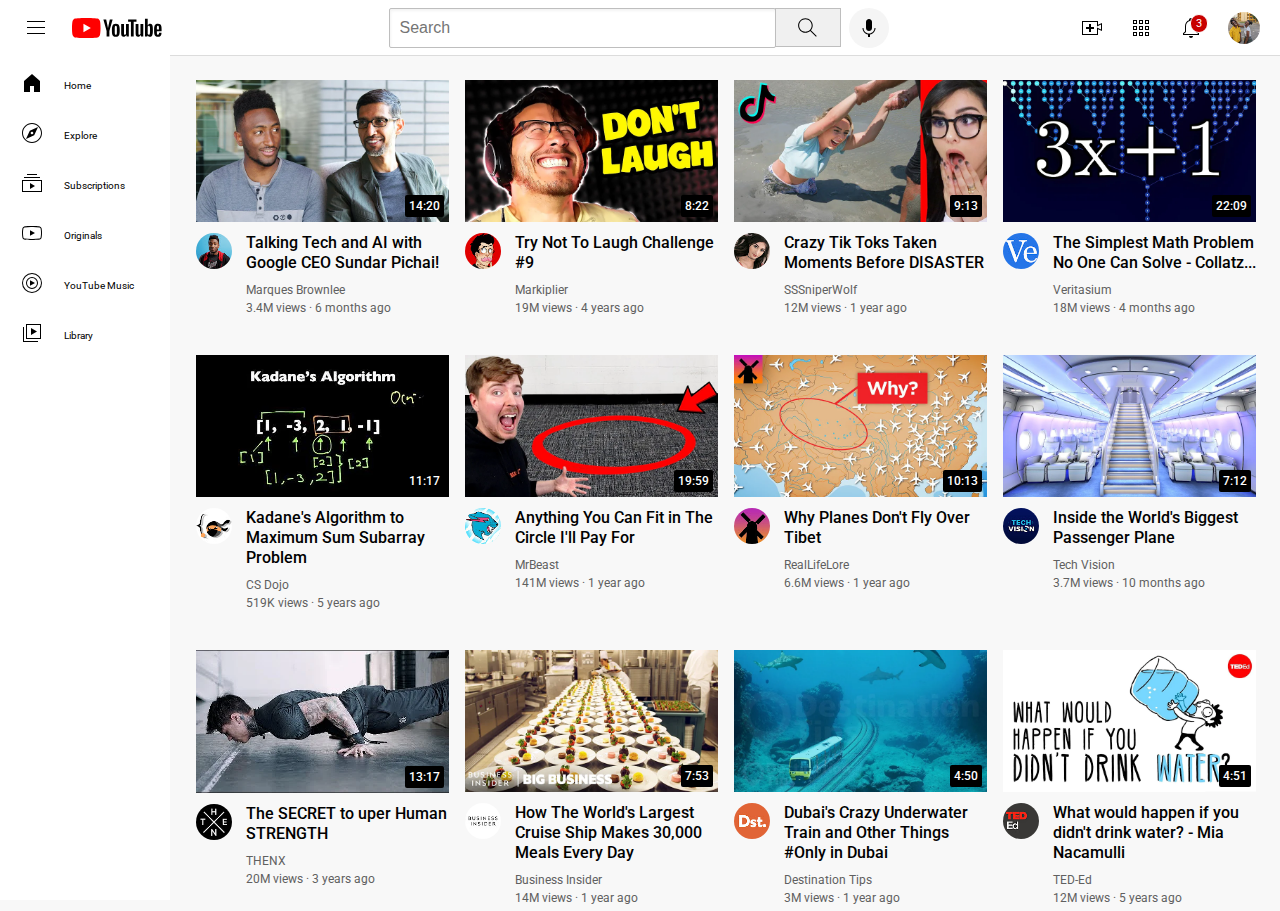
<file: index.html>
<!DOCTYPE html>
<html lang="en">

<head>
    <meta charset="UTF-8">
    <meta name="viewport" content="width=device-width, initial-scale=1.0">

    <link rel="preconnect" href="https://fonts.googleapis.com">
    <link rel="preconnect" href="https://fonts.gstatic.com" crossorigin>
    <link href="https://fonts.googleapis.com/css2?family=Roboto:wght@400;500;700&display=swap" rel="stylesheet">

    <title>YouTube.com Clone</title>
    <link rel="icon" href="./icons/youtube.svg">
    <link rel="stylesheet" href="./css/video.css">
    <link rel="stylesheet" href="./css/header.css">
    <link rel="stylesheet" href="./css/general.css">
    <link rel="stylesheet" href="./css/sidebar.css">
    <link rel="stylesheet" href="./css/queries.css">
</head>

<body>
    <header class="header">
        <div class="left-section">
            <img class="hamburger-menu" src="./icons/hamburger-menu.svg" alt="hamburger menu">
            <img class="youtube-logo" src="./icons/youtube-logo.svg" alt="youtube logo">
        </div>
        <div class="middle-section">
            <input class="search-bar" type="text" placeholder="Search">
            <button class="search-button">
                <img class="search-icon" src="./icons/search.svg" alt="search button">
                <div class="tooltip">Search</div>
            </button>
            <button class="voice-search-button">
                <img class="voice-search-icon" src="./icons/voice-search-icon.svg" alt="voice search icon">
                <div class="tooltip">Search with your voice</div>
            </button>
        </div>
        <div class="right-section">
            <div class="upload-icon-container">
                <img class="upload-icon" src="./icons/upload.svg" alt="upload">
                <div class="tooltip">Create</div>
            </div>
            <div class="youtube-apps-icon-container">
                <img class="youtube-apps-icon" src="./icons/youtube-apps.svg" alt="youtube apps">
                <div class="tooltip">Search</div>
            </div>
            <div class="notifiications-icon-coontainer">
                <img class="notifications-icon" src="./icons/notifications.svg" alt="notifications">
                <div class="notifications-count">3</div>
                <div class="tooltip">Search</div>
            </div>
            <img class="current-user-picture" src="./channel-pictures/my-channel.jpg" alt="">
        </div>
    </header>

    <nav class="sidebar">
        <div class="sidebar-link">
            <img src="./icons/home.svg" alt="home icon">
            <div>Home</div>
        </div>
        <div class="sidebar-link">
            <img src="./icons/explore.svg" alt="home icon">
            <div>Explore</div>
        </div>
        <div class="sidebar-link">
            <img src="./icons/subscriptions.svg" alt="home icon">
            <div>Subscriptions</div>
        </div>
        <div class="sidebar-link">
            <img src="./icons/originals.svg" alt="home icon">
            <div>Originals</div>
        </div>
        <div class="sidebar-link">
            <img src="./icons/youtube-music.svg" alt="home icon">
            <div>YouTube Music</div>
        </div>
        <div class="sidebar-link">
            <img src="./icons/library.svg" alt="home icon">
            <div>Library</div>
        </div>
    </nav>

    <main>
        <section class="video-grid">
            <div class="video-preview">
                <div class="thumbnail-row">
                    <a href="https://www.youtube.com/watch?v=n2RNcPRtAiY">
                        <img class="thumbnail" src="./thumbnails/thumbnail-1.webp" alt="Channel thumbnail">
                    </a>
                    <div class="video-time">14:20</div>
                </div>
                <div class="video-info-grid">
                    <div class="channel-picture-container">
                        <div class="channel-picture">
                            <a href="https://www.youtube.com/c/mkbhd">
                                <img class="profile-picture" src="channel-pictures/channel-1.jpeg"
                                    alt="The Channel Picture">
                            </a>
                        </div>
                        <div class="channel-tooltip">
                            <div class="">
                                <img class="profile-picture-tooltip" src="channel-pictures/channel-1.jpeg"
                                    alt="The Channel Picture">
                            </div>
                            <div class="">
                                <p class="video-author-tooltip">Marques Brownlee</p>
                                <p class="subscribers-tooltip">18.5M subscribers</p>
                            </div>
                        </div>
                    </div>
                    <div class="video-info">
                        <a href="https://www.youtube.com/watch?v=n2RNcPRtAiY">
                            <p class="video-title">Talking Tech and AI with Google CEO Sundar Pichai!</p>
                        </a>
                        <a href="https://www.youtube.com/c/mkbhd">
                            <p class="video-author">Marques Brownlee</p>
                        </a>
                        <p class="video-stats">3.4M views &middot; 6 months ago</p>
                    </div>
                </div>
            </div>

            <div class="video-preview">
                <div class="thumbnail-row">
                    <a href="https://www.youtube.com/watch?v=mP0RAo9SKZk">
                        <img class="thumbnail" src="./thumbnails/thumbnail-2.webp" alt="Channel thumbnail">
                    </a>
                    <div class="video-time">8:22</div>
                </div>
                <div class="video-info-grid">
                    <div class="channel-picture-container">
                        <div class="channel-picture">
                            <a href="https://www.youtube.com/c/markiplier">
                                <img class="profile-picture" src="channel-pictures/channel-2.jpeg"
                                    alt="The Channel Picture">
                            </a>
                        </div>
                        <div class="channel-tooltip">
                            <div class="">
                                <img class="profile-picture-tooltip" src="channel-pictures/channel-2.jpeg"
                                    alt="The Channel Picture">
                            </div>
                            <div class="">
                                <p class="video-author-tooltip">Markiplier</p>
                                <p class="subscribers-tooltip">36.5M subscribers</p>
                            </div>
                        </div>
                    </div>
                    <div class="video-info">
                        <a href="https://www.youtube.com/watch?v=mP0RAo9SKZk">
                            <p class="video-title">Try Not To Laugh Challenge #9</p>
                        </a>
                        <a href="https://www.youtube.com/c/markiplier">
                            <p class="video-author">Markiplier</p>
                        </a>
                        <p class="video-stats">19M views &middot; 4 years ago</p>
                    </div>
                </div>
            </div>

            <div class="video-preview">
                <div class="thumbnail-row">
                    <a href="https://www.youtube.com/watch?v=FgjPQQeTh1w">
                        <img class="thumbnail" src="./thumbnails/thumbnail-3.webp" alt="Channel thumbnail">
                    </a>
                    <div class="video-time">9:13</div>
                </div>
                <div class="video-info-grid">
                    <div class="channel-picture-container">
                        <div class="channel-picture">
                            <a href="https://www.youtube.com/user/SSSniperWolf">
                                <img class="profile-picture" src="channel-pictures/channel-3.jpeg"
                                    alt="The Channel Picture">
                            </a>
                        </div>
                        <div class="channel-tooltip">
                            <div class="">
                                <img class="profile-picture-tooltip" src="channel-pictures/channel-3.jpeg"
                                    alt="The Channel Picture">
                            </div>
                            <div class="">
                                <p class="video-author-tooltip">SSSniperWolf</p>
                                <p class="subscribers-tooltip">34.3M subscribers</p>
                            </div>
                        </div>
                    </div>
                    <div class="video-info">
                        <a href="https://www.youtube.com/watch?v=FgjPQQeTh1w">
                            <p class="video-title">Crazy Tik Toks Taken Moments Before DISASTER</p>
                        </a>
                        <a href="https://www.youtube.com/user/SSSniperWolf">
                            <p class="video-author">SSSniperWolf</p>
                        </a>
                        <p class="video-stats">12M views &middot; 1 year ago</p>
                    </div>
                </div>
            </div>

            <div class="video-preview">
                <div class="thumbnail-row">
                    <a href="https://www.youtube.com/watch?v=094y1Z2wpJg">
                        <img class="thumbnail" src="./thumbnails/thumbnail-4.webp" alt="Channel thumbnail">
                    </a>
                    <div class="video-time">22:09</div>
                </div>
                <div class="video-info-grid">
                    <div class="channel-picture-container">
                        <div class="channel-picture">
                            <a href="https://www.youtube.com/c/veritasium">
                                <img class="profile-picture" src="channel-pictures/channel-4.jpeg"
                                    alt="The Channel Picture">
                            </a>
                        </div>
                        <div class="channel-tooltip">
                            <div class="">
                                <img class="profile-picture-tooltip" src="channel-pictures/channel-4.jpeg"
                                    alt="The Channel Picture">
                            </div>
                            <div class="">
                                <p class="video-author-tooltip">Veritasium</p>
                                <p class="subscribers-tooltip">15.1M subscribers</p>
                            </div>
                        </div>
                    </div>
                    <div class="video-info">
                        <a href="https://www.youtube.com/watch?v=094y1Z2wpJg">
                            <p class="video-title">The Simplest Math Problem No One Can Solve - Collatz...</p>
                        </a>
                        <a href="https://www.youtube.com/c/veritasium">
                            <p class="video-author">Veritasium</p>
                        </a>
                        <p class="video-stats">18M views &middot; 4 months ago</p>
                    </div>
                </div>
            </div>

            <div class="video-preview">
                <div class="thumbnail-row">
                    <a href="https://www.youtube.com/watch?v=86CQq3pKSUw">
                        <img class="thumbnail" src="./thumbnails/thumbnail-5.webp" alt="Channel thumbnail">
                    </a>
                    <div class="video-time">11:17</div>
                </div>
                <div class="video-info-grid">
                    <div class="channel-picture-container">
                        <div class="channel-picture">
                            <a href="https://www.youtube.com/c/CSDojo">
                                <img class="profile-picture" src="channel-pictures/channel-5.jpeg"
                                    alt="The Channel Picture">
                            </a>
                        </div>
                        <div class="channel-tooltip">
                            <div class="">
                                <img class="profile-picture-tooltip" src="channel-pictures/channel-5.jpeg"
                                    alt="The Channel Picture">
                            </div>
                            <div class="">
                                <p class="video-author-tooltip">CS Dojo</p>
                                <p class="subscribers-tooltip">1.93M subscribers</p>
                            </div>
                        </div>
                    </div>
                    <div class="video-info">
                        <a href="https://www.youtube.com/watch?v=86CQq3pKSUw">
                            <p class="video-title">Kadane's Algorithm to Maximum Sum Subarray Problem</p>
                        </a>
                        <a href="https://www.youtube.com/c/CSDojo">
                            <p class="video-author">CS Dojo</p>
                        </a>
                        <p class="video-stats">519K views &middot; 5 years ago</p>
                    </div>
                </div>
            </div>

            <div class="video-preview">
                <div class="thumbnail-row">
                    <a href="https://www.youtube.com/watch?v=yXWw0_UfSFg">
                        <img class="thumbnail" src="./thumbnails/thumbnail-6.webp" alt="Channel thumbnail">
                    </a>
                    <div class="video-time">19:59</div>
                </div>
                <div class="video-info-grid">
                    <div class="channel-picture-container">
                        <div class="channel-picture">
                            <a href="https://www.youtube.com/channel/UCX6OQ3DkcsbYNE6H8uQQuVA">
                                <img class="profile-picture" src="channel-pictures/channel-6.jpeg"
                                    alt="The Channel Picture">
                            </a>
                        </div>
                        <div class="channel-tooltip">
                            <div class="">
                                <img class="profile-picture-tooltip" src="channel-pictures/channel-6.jpeg"
                                    alt="The Channel Picture">
                            </div>
                            <div class="">
                                <p class="video-author-tooltip">MrBeast</p>
                                <p class="subscribers-tooltip">245M subscribers</p>
                            </div>
                        </div>
                    </div>
                    <div class="video-info">
                        <a href="https://www.youtube.com/watch?v=yXWw0_UfSFg">
                            <p class="video-title">Anything You Can Fit in The Circle I'll Pay For</p>
                        </a>
                        <a href="https://www.youtube.com/channel/UCX6OQ3DkcsbYNE6H8uQQuVA">
                            <p class="video-author">MrBeast</p>
                        </a>
                        <p class="video-stats">141M views &middot; 1 year ago</p>
                    </div>
                </div>
            </div>

            <div class="video-preview">
                <div class="thumbnail-row">
                    <a href="https://www.youtube.com/watch?v=fNVa1qMbF9Y">
                        <img class="thumbnail" src="./thumbnails/thumbnail-7.webp" alt="Channel thumbnail">
                    </a>
                    <div class="video-time">10:13</div>
                </div>
                <div class="video-info-grid">
                    <div class="channel-picture-container">
                        <div class="channel-picture">
                            <a href="https://www.youtube.com/channel/UCP5tjEmvPItGyLhmjdwP7Ww">
                                <img class="profile-picture" src="channel-pictures/channel-7.jpeg"
                                    alt="The Channel Picture">
                            </a>
                        </div>
                        <div class="channel-tooltip">
                            <div class="">
                                <img class="profile-picture-tooltip" src="channel-pictures/channel-7.jpeg"
                                    alt="The Channel Picture">
                            </div>
                            <div class="">
                                <p class="video-author-tooltip">RealLifeLore</p>
                                <p class="subscribers-tooltip">7.36M subscribers</p>
                            </div>
                        </div>
                    </div>
                    <div class="video-info">
                        <a href="https://www.youtube.com/watch?v=fNVa1qMbF9Y">
                            <p class="video-title">Why Planes Don't Fly Over Tibet</p>
                        </a>
                        <a href="https://www.youtube.com/channel/UCP5tjEmvPItGyLhmjdwP7Ww">
                            <p class="video-author">RealLifeLore</p>
                        </a>
                        <p class="video-stats">6.6M views &middot; 1 year ago</p>
                    </div>
                </div>
            </div>

            <div class="video-preview">
                <div class="thumbnail-row">
                    <a href="https://www.youtube.com/watch?v=lFm4EM1juls">
                        <img class="thumbnail" src="./thumbnails/thumbnail-8.webp" alt="Channel thumbnail">
                    </a>
                    <div class="video-time">7:12</div>
                </div>
                <div class="video-info-grid">
                    <div class="channel-picture-container">
                        <div class="channel-picture">
                            <a href="https://www.youtube.com/channel/UCHAK6CyegY22Zj2GWrcaIxg">
                                <img class="profile-picture" src="channel-pictures/channel-8.jpeg"
                                    alt="The Channel Picture">
                            </a>
                        </div>
                        <div class="channel-tooltip">
                            <div class="">
                                <img class="profile-picture-tooltip" src="channel-pictures/channel-8.jpeg"
                                    alt="The Channel Picture">
                            </div>
                            <div class="">
                                <p class="video-author-tooltip">Tech Vision</p>
                                <p class="subscribers-tooltip">829K subscribers</p>
                            </div>
                        </div>
                    </div>
                    <div class="video-info">
                        <a href="https://www.youtube.com/watch?v=lFm4EM1juls">
                            <p class="video-title">Inside the World's Biggest Passenger Plane</p>
                        </a>
                        <a href="https://www.youtube.com/channel/UCHAK6CyegY22Zj2GWrcaIxg">
                            <p class="video-author">Tech Vision</p>
                        </a>
                        <p class="video-stats">3.7M views &middot; 10 months ago</p>
                    </div>
                </div>
            </div>

            <div class="video-preview">
                <div class="thumbnail-row">
                    <a href="https://www.youtube.com/watch?v=ixmxOlcrlUc">
                        <img class="thumbnail" src="./thumbnails/thumbnail-9.webp" alt="Channel thumbnail">
                    </a>
                    <div class="video-time">13:17</div>
                </div>
                <div class="video-info-grid">
                    <div class="channel-picture-container">
                        <div class="channel-picture">
                            <a href="https://www.youtube.com/c/OFFICIALTHENXSTUDIOS">
                                <img class="profile-picture" src="channel-pictures/channel-9.jpeg"
                                    alt="The Channel Picture">
                            </a>
                        </div>
                        <div class="channel-tooltip">
                            <div class="">
                                <img class="profile-picture-tooltip" src="channel-pictures/channel-9.jpeg"
                                    alt="The Channel Picture">
                            </div>
                            <div class="">
                                <p class="video-author-tooltip">THENX</p>
                                <p class="subscribers-tooltip">7.74M subscribers</p>
                            </div>
                        </div>
                    </div>
                    <div class="video-info">
                        <a href="https://www.youtube.com/watch?v=ixmxOlcrlUc">
                            <p class="video-title">The SECRET to uper Human STRENGTH</p>
                        </a>
                        <a href="https://www.youtube.com/c/OFFICIALTHENXSTUDIOS">
                            <p class="video-author">THENX</p>
                        </a>
                        <p class="video-stats">20M views &middot; 3 years ago</p>
                    </div>
                </div>
            </div>

            <div class="video-preview">
                <div class="thumbnail-row">
                    <a href="https://www.youtube.com/watch?v=R2vXbFp5C9o">
                        <img class="thumbnail" src="./thumbnails/thumbnail-10.webp" alt="Channel thumbnail">
                    </a>
                    <div class="video-time">7:53</div>
                </div>
                <div class="video-info-grid">
                    <div class="channel-picture-container">
                        <div class="channel-picture">
                            <a href="https://www.youtube.com/user/businessinsider">
                                <img class="profile-picture" src="channel-pictures/channel-10.jpeg"
                                    alt="The Channel Picture">
                            </a>
                        </div>
                        <div class="channel-tooltip">
                            <div class="">
                                <img class="profile-picture-tooltip" src="channel-pictures/channel-10.jpeg"
                                    alt="The Channel Picture">
                            </div>
                            <div class="">
                                <p class="video-author-tooltip">Business Insider</p>
                                <p class="subscribers-tooltip">9.06M subscribers</p>
                            </div>
                        </div>
                    </div>
                    <div class="video-info">
                        <a href="https://www.youtube.com/watch?v=R2vXbFp5C9o">
                            <p class="video-title">How The World's Largest Cruise Ship Makes 30,000 Meals Every Day</p>
                        </a>
                        <a href="https://www.youtube.com/user/businessinsider">
                            <p class="video-author">Business Insider</p>
                        </a>
                        <p class="video-stats">14M views &middot; 1 year ago</p>
                    </div>
                </div>
            </div>

            <div class="video-preview">
                <div class="thumbnail-row">
                    <a href="https://www.youtube.com/watch?v=0nZuYyXET3s">
                        <img class="thumbnail" src="./thumbnails/thumbnail-11.webp" alt="Channel thumbnail">
                    </a>
                    <div class="video-time">4:50</div>
                </div>
                <div class="video-info-grid">
                    <div class="channel-picture-container">
                        <div class="channel-picture">
                            <a href="https://www.youtube.com/c/Destinationtips">
                                <img class="profile-picture" src="channel-pictures/channel-11.jpeg"
                                    alt="The Channel Picture">
                            </a>
                        </div>
                        <div class="channel-tooltip">
                            <div class="">
                                <img class="profile-picture-tooltip" src="channel-pictures/channel-11.jpeg"
                                    alt="The Channel Picture">
                            </div>
                            <div class="">
                                <p class="video-author-tooltip">Destination Tips</p>
                                <p class="subscribers-tooltip">282K subscribers</p>
                            </div>
                        </div>
                    </div>
                    <div class="video-info">
                        <a href="https://www.youtube.com/watch?v=0nZuYyXET3s">
                            <p class="video-title">
                                Dubai's Crazy Underwater Train and Other Things #Only in Dubai</p>
                        </a>
                        <a href="https://www.youtube.com/c/Destinationtips">
                            <p class="video-author">Destination Tips</p>
                        </a>
                        <p class="video-stats">3M views &middot; 1 year ago</p>
                    </div>
                </div>
            </div>

            <div class="video-preview">
                <div class="thumbnail-row">
                    <a href="https://www.youtube.com/watch?v=9iMGFqMmUFs">
                        <img class="thumbnail" src="./thumbnails/thumbnail-12.webp" alt="Channel thumbnail">
                    </a>
                    <div class="video-time">4:51</div>
                </div>
                <div class="video-info-grid">
                    <div class="channel-picture-container">
                        <div class="channel-picture">
                            <a href="https://www.youtube.com/teded">
                                <img class="profile-picture" src="channel-pictures/channel-12.jpeg"
                                    alt="The Channel Picture">
                            </a>
                        </div>
                        <div class="channel-tooltip">
                            <div class="">
                                <img class="profile-picture-tooltip" src="channel-pictures/channel-12.jpeg"
                                    alt="The Channel Picture">
                            </div>
                            <div class="">
                                <p class="video-author-tooltip">TED-Ed</p>
                                <p class="subscribers-tooltip">19.6M subscribers</p>
                            </div>
                        </div>
                    </div>
                    <div class="video-info">
                        <a href="https://www.youtube.com/watch?v=9iMGFqMmUFs">
                            <p class="video-title">What would happen if you didn't drink water? - Mia Nacamulli</p>
                        </a>
                        <a href="https://www.youtube.com/teded">
                            <p class="video-author">TED-Ed</p>
                        </a>
                        <p class="video-stats">12M views &middot; 5 years ago</p>
                    </div>
                </div>
            </div>

        </section>
    </main>
</body>

</html>
</file>
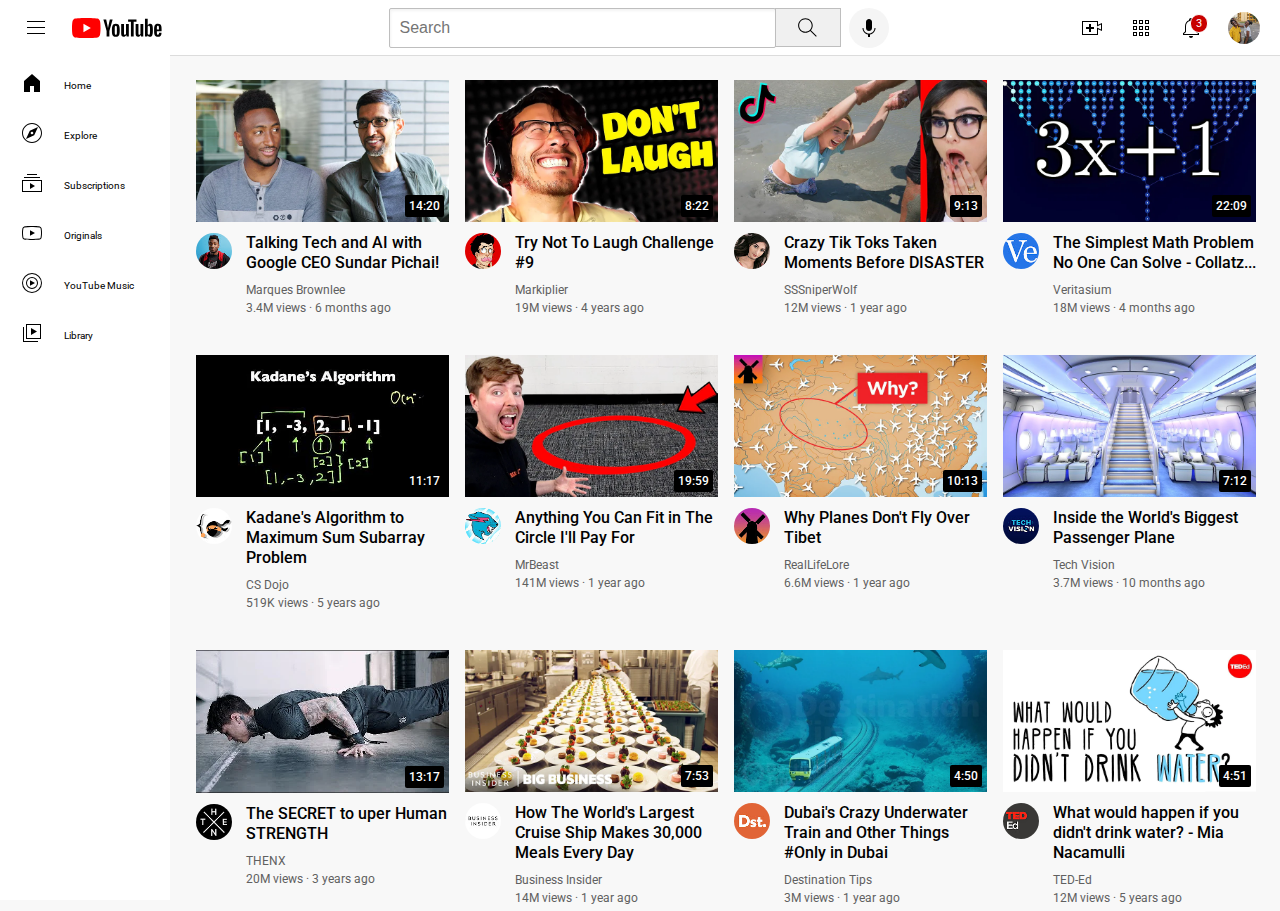
<file: youtube.html>
<!DOCTYPE html>
<html lang="en">

<head>
    <meta charset="UTF-8">
    <meta name="viewport" content="width=device-width, initial-scale=1.0">

    <link rel="preconnect" href="https://fonts.googleapis.com">
    <link rel="preconnect" href="https://fonts.gstatic.com" crossorigin>
    <link href="https://fonts.googleapis.com/css2?family=Roboto:wght@400;500;700&display=swap" rel="stylesheet">

    <title>YouTube.com Clone</title>
    <link rel="icon" href="./icons/youtube.svg">
    <link rel="stylesheet" href="./css/video.css">
    <link rel="stylesheet" href="./css/header.css">
    <link rel="stylesheet" href="./css/general.css">
    <link rel="stylesheet" href="./css/sidebar.css">
    <link rel="stylesheet" href="./css/queries.css">
</head>

<body>
    <header class="header">
        <div class="left-section">
            <img class="hamburger-menu" src="./icons/hamburger-menu.svg" alt="hamburger menu">
            <img class="youtube-logo" src="./icons/youtube-logo.svg" alt="youtube logo">
        </div>
        <div class="middle-section">
            <input class="search-bar" type="text" placeholder="Search">
            <button class="search-button">
                <img class="search-icon" src="./icons/search.svg" alt="search button">
                <div class="tooltip">Search</div>
            </button>
            <button class="voice-search-button">
                <img class="voice-search-icon" src="./icons/voice-search-icon.svg" alt="voice search icon">
                <div class="tooltip">Search with your voice</div>
            </button>
        </div>
        <div class="right-section">
            <div class="upload-icon-container">
                <img class="upload-icon" src="./icons/upload.svg" alt="upload">
                <div class="tooltip">Create</div>
            </div>
            <div class="youtube-apps-icon-container">
                <img class="youtube-apps-icon" src="./icons/youtube-apps.svg" alt="youtube apps">
                <div class="tooltip">Search</div>
            </div>
            <div class="notifiications-icon-coontainer">
                <img class="notifications-icon" src="./icons/notifications.svg" alt="notifications">
                <div class="notifications-count">3</div>
                <div class="tooltip">Search</div>
            </div>
            <img class="current-user-picture" src="./channel-pictures/my-channel.jpg" alt="">
        </div>
    </header>

    <nav class="sidebar">
        <div class="sidebar-link">
            <img src="./icons/home.svg" alt="home icon">
            <div>Home</div>
        </div>
        <div class="sidebar-link">
            <img src="./icons/explore.svg" alt="home icon">
            <div>Explore</div>
        </div>
        <div class="sidebar-link">
            <img src="./icons/subscriptions.svg" alt="home icon">
            <div>Subscriptions</div>
        </div>
        <div class="sidebar-link">
            <img src="./icons/originals.svg" alt="home icon">
            <div>Originals</div>
        </div>
        <div class="sidebar-link">
            <img src="./icons/youtube-music.svg" alt="home icon">
            <div>YouTube Music</div>
        </div>
        <div class="sidebar-link">
            <img src="./icons/library.svg" alt="home icon">
            <div>Library</div>
        </div>
    </nav>

    <main>
        <section class="video-grid">
            <div class="video-preview">
                <div class="thumbnail-row">
                    <a href="https://www.youtube.com/watch?v=n2RNcPRtAiY">
                        <img class="thumbnail" src="./thumbnails/thumbnail-1.webp" alt="Channel thumbnail">
                    </a>
                    <div class="video-time">14:20</div>
                </div>
                <div class="video-info-grid">
                    <div class="channel-picture-container">
                        <div class="channel-picture">
                            <a href="https://www.youtube.com/c/mkbhd">
                                <img class="profile-picture" src="channel-pictures/channel-1.jpeg"
                                    alt="The Channel Picture">
                            </a>
                        </div>
                        <div class="channel-tooltip">
                            <div class="">
                                <img class="profile-picture-tooltip" src="channel-pictures/channel-1.jpeg"
                                    alt="The Channel Picture">
                            </div>
                            <div class="">
                                <p class="video-author-tooltip">Marques Brownlee</p>
                                <p class="subscribers-tooltip">18.5M subscribers</p>
                            </div>
                        </div>
                    </div>
                    <div class="video-info">
                        <a href="https://www.youtube.com/watch?v=n2RNcPRtAiY">
                            <p class="video-title">Talking Tech and AI with Google CEO Sundar Pichai!</p>
                        </a>
                        <a href="https://www.youtube.com/c/mkbhd">
                            <p class="video-author">Marques Brownlee</p>
                        </a>
                        <p class="video-stats">3.4M views &middot; 6 months ago</p>
                    </div>
                </div>
            </div>

            <div class="video-preview">
                <div class="thumbnail-row">
                    <a href="https://www.youtube.com/watch?v=mP0RAo9SKZk">
                        <img class="thumbnail" src="./thumbnails/thumbnail-2.webp" alt="Channel thumbnail">
                    </a>
                    <div class="video-time">8:22</div>
                </div>
                <div class="video-info-grid">
                    <div class="channel-picture-container">
                        <div class="channel-picture">
                            <a href="https://www.youtube.com/c/markiplier">
                                <img class="profile-picture" src="channel-pictures/channel-2.jpeg"
                                    alt="The Channel Picture">
                            </a>
                        </div>
                        <div class="channel-tooltip">
                            <div class="">
                                <img class="profile-picture-tooltip" src="channel-pictures/channel-2.jpeg"
                                    alt="The Channel Picture">
                            </div>
                            <div class="">
                                <p class="video-author-tooltip">Markiplier</p>
                                <p class="subscribers-tooltip">36.5M subscribers</p>
                            </div>
                        </div>
                    </div>
                    <div class="video-info">
                        <a href="https://www.youtube.com/watch?v=mP0RAo9SKZk">
                            <p class="video-title">Try Not To Laugh Challenge #9</p>
                        </a>
                        <a href="https://www.youtube.com/c/markiplier">
                            <p class="video-author">Markiplier</p>
                        </a>
                        <p class="video-stats">19M views &middot; 4 years ago</p>
                    </div>
                </div>
            </div>

            <div class="video-preview">
                <div class="thumbnail-row">
                    <a href="https://www.youtube.com/watch?v=FgjPQQeTh1w">
                        <img class="thumbnail" src="./thumbnails/thumbnail-3.webp" alt="Channel thumbnail">
                    </a>
                    <div class="video-time">9:13</div>
                </div>
                <div class="video-info-grid">
                    <div class="channel-picture-container">
                        <div class="channel-picture">
                            <a href="https://www.youtube.com/user/SSSniperWolf">
                                <img class="profile-picture" src="channel-pictures/channel-3.jpeg"
                                    alt="The Channel Picture">
                            </a>
                        </div>
                        <div class="channel-tooltip">
                            <div class="">
                                <img class="profile-picture-tooltip" src="channel-pictures/channel-3.jpeg"
                                    alt="The Channel Picture">
                            </div>
                            <div class="">
                                <p class="video-author-tooltip">SSSniperWolf</p>
                                <p class="subscribers-tooltip">34.3M subscribers</p>
                            </div>
                        </div>
                    </div>
                    <div class="video-info">
                        <a href="https://www.youtube.com/watch?v=FgjPQQeTh1w">
                            <p class="video-title">Crazy Tik Toks Taken Moments Before DISASTER</p>
                        </a>
                        <a href="https://www.youtube.com/user/SSSniperWolf">
                            <p class="video-author">SSSniperWolf</p>
                        </a>
                        <p class="video-stats">12M views &middot; 1 year ago</p>
                    </div>
                </div>
            </div>

            <div class="video-preview">
                <div class="thumbnail-row">
                    <a href="https://www.youtube.com/watch?v=094y1Z2wpJg">
                        <img class="thumbnail" src="./thumbnails/thumbnail-4.webp" alt="Channel thumbnail">
                    </a>
                    <div class="video-time">22:09</div>
                </div>
                <div class="video-info-grid">
                    <div class="channel-picture-container">
                        <div class="channel-picture">
                            <a href="https://www.youtube.com/c/veritasium">
                                <img class="profile-picture" src="channel-pictures/channel-4.jpeg"
                                    alt="The Channel Picture">
                            </a>
                        </div>
                        <div class="channel-tooltip">
                            <div class="">
                                <img class="profile-picture-tooltip" src="channel-pictures/channel-4.jpeg"
                                    alt="The Channel Picture">
                            </div>
                            <div class="">
                                <p class="video-author-tooltip">Veritasium</p>
                                <p class="subscribers-tooltip">15.1M subscribers</p>
                            </div>
                        </div>
                    </div>
                    <div class="video-info">
                        <a href="https://www.youtube.com/watch?v=094y1Z2wpJg">
                            <p class="video-title">The Simplest Math Problem No One Can Solve - Collatz...</p>
                        </a>
                        <a href="https://www.youtube.com/c/veritasium">
                            <p class="video-author">Veritasium</p>
                        </a>
                        <p class="video-stats">18M views &middot; 4 months ago</p>
                    </div>
                </div>
            </div>

            <div class="video-preview">
                <div class="thumbnail-row">
                    <a href="https://www.youtube.com/watch?v=86CQq3pKSUw">
                        <img class="thumbnail" src="./thumbnails/thumbnail-5.webp" alt="Channel thumbnail">
                    </a>
                    <div class="video-time">11:17</div>
                </div>
                <div class="video-info-grid">
                    <div class="channel-picture-container">
                        <div class="channel-picture">
                            <a href="https://www.youtube.com/c/CSDojo">
                                <img class="profile-picture" src="channel-pictures/channel-5.jpeg"
                                    alt="The Channel Picture">
                            </a>
                        </div>
                        <div class="channel-tooltip">
                            <div class="">
                                <img class="profile-picture-tooltip" src="channel-pictures/channel-5.jpeg"
                                    alt="The Channel Picture">
                            </div>
                            <div class="">
                                <p class="video-author-tooltip">CS Dojo</p>
                                <p class="subscribers-tooltip">1.93M subscribers</p>
                            </div>
                        </div>
                    </div>
                    <div class="video-info">
                        <a href="https://www.youtube.com/watch?v=86CQq3pKSUw">
                            <p class="video-title">Kadane's Algorithm to Maximum Sum Subarray Problem</p>
                        </a>
                        <a href="https://www.youtube.com/c/CSDojo">
                            <p class="video-author">CS Dojo</p>
                        </a>
                        <p class="video-stats">519K views &middot; 5 years ago</p>
                    </div>
                </div>
            </div>

            <div class="video-preview">
                <div class="thumbnail-row">
                    <a href="https://www.youtube.com/watch?v=yXWw0_UfSFg">
                        <img class="thumbnail" src="./thumbnails/thumbnail-6.webp" alt="Channel thumbnail">
                    </a>
                    <div class="video-time">19:59</div>
                </div>
                <div class="video-info-grid">
                    <div class="channel-picture-container">
                        <div class="channel-picture">
                            <a href="https://www.youtube.com/channel/UCX6OQ3DkcsbYNE6H8uQQuVA">
                                <img class="profile-picture" src="channel-pictures/channel-6.jpeg"
                                    alt="The Channel Picture">
                            </a>
                        </div>
                        <div class="channel-tooltip">
                            <div class="">
                                <img class="profile-picture-tooltip" src="channel-pictures/channel-6.jpeg"
                                    alt="The Channel Picture">
                            </div>
                            <div class="">
                                <p class="video-author-tooltip">MrBeast</p>
                                <p class="subscribers-tooltip">245M subscribers</p>
                            </div>
                        </div>
                    </div>
                    <div class="video-info">
                        <a href="https://www.youtube.com/watch?v=yXWw0_UfSFg">
                            <p class="video-title">Anything You Can Fit in The Circle I'll Pay For</p>
                        </a>
                        <a href="https://www.youtube.com/channel/UCX6OQ3DkcsbYNE6H8uQQuVA">
                            <p class="video-author">MrBeast</p>
                        </a>
                        <p class="video-stats">141M views &middot; 1 year ago</p>
                    </div>
                </div>
            </div>

            <div class="video-preview">
                <div class="thumbnail-row">
                    <a href="https://www.youtube.com/watch?v=fNVa1qMbF9Y">
                        <img class="thumbnail" src="./thumbnails/thumbnail-7.webp" alt="Channel thumbnail">
                    </a>
                    <div class="video-time">10:13</div>
                </div>
                <div class="video-info-grid">
                    <div class="channel-picture-container">
                        <div class="channel-picture">
                            <a href="https://www.youtube.com/channel/UCP5tjEmvPItGyLhmjdwP7Ww">
                                <img class="profile-picture" src="channel-pictures/channel-7.jpeg"
                                    alt="The Channel Picture">
                            </a>
                        </div>
                        <div class="channel-tooltip">
                            <div class="">
                                <img class="profile-picture-tooltip" src="channel-pictures/channel-7.jpeg"
                                    alt="The Channel Picture">
                            </div>
                            <div class="">
                                <p class="video-author-tooltip">RealLifeLore</p>
                                <p class="subscribers-tooltip">7.36M subscribers</p>
                            </div>
                        </div>
                    </div>
                    <div class="video-info">
                        <a href="https://www.youtube.com/watch?v=fNVa1qMbF9Y">
                            <p class="video-title">Why Planes Don't Fly Over Tibet</p>
                        </a>
                        <a href="https://www.youtube.com/channel/UCP5tjEmvPItGyLhmjdwP7Ww">
                            <p class="video-author">RealLifeLore</p>
                        </a>
                        <p class="video-stats">6.6M views &middot; 1 year ago</p>
                    </div>
                </div>
            </div>

            <div class="video-preview">
                <div class="thumbnail-row">
                    <a href="https://www.youtube.com/watch?v=lFm4EM1juls">
                        <img class="thumbnail" src="./thumbnails/thumbnail-8.webp" alt="Channel thumbnail">
                    </a>
                    <div class="video-time">7:12</div>
                </div>
                <div class="video-info-grid">
                    <div class="channel-picture-container">
                        <div class="channel-picture">
                            <a href="https://www.youtube.com/channel/UCHAK6CyegY22Zj2GWrcaIxg">
                                <img class="profile-picture" src="channel-pictures/channel-8.jpeg"
                                    alt="The Channel Picture">
                            </a>
                        </div>
                        <div class="channel-tooltip">
                            <div class="">
                                <img class="profile-picture-tooltip" src="channel-pictures/channel-8.jpeg"
                                    alt="The Channel Picture">
                            </div>
                            <div class="">
                                <p class="video-author-tooltip">Tech Vision</p>
                                <p class="subscribers-tooltip">829K subscribers</p>
                            </div>
                        </div>
                    </div>
                    <div class="video-info">
                        <a href="https://www.youtube.com/watch?v=lFm4EM1juls">
                            <p class="video-title">Inside the World's Biggest Passenger Plane</p>
                        </a>
                        <a href="https://www.youtube.com/channel/UCHAK6CyegY22Zj2GWrcaIxg">
                            <p class="video-author">Tech Vision</p>
                        </a>
                        <p class="video-stats">3.7M views &middot; 10 months ago</p>
                    </div>
                </div>
            </div>

            <div class="video-preview">
                <div class="thumbnail-row">
                    <a href="https://www.youtube.com/watch?v=ixmxOlcrlUc">
                        <img class="thumbnail" src="./thumbnails/thumbnail-9.webp" alt="Channel thumbnail">
                    </a>
                    <div class="video-time">13:17</div>
                </div>
                <div class="video-info-grid">
                    <div class="channel-picture-container">
                        <div class="channel-picture">
                            <a href="https://www.youtube.com/c/OFFICIALTHENXSTUDIOS">
                                <img class="profile-picture" src="channel-pictures/channel-9.jpeg"
                                    alt="The Channel Picture">
                            </a>
                        </div>
                        <div class="channel-tooltip">
                            <div class="">
                                <img class="profile-picture-tooltip" src="channel-pictures/channel-9.jpeg"
                                    alt="The Channel Picture">
                            </div>
                            <div class="">
                                <p class="video-author-tooltip">THENX</p>
                                <p class="subscribers-tooltip">7.74M subscribers</p>
                            </div>
                        </div>
                    </div>
                    <div class="video-info">
                        <a href="https://www.youtube.com/watch?v=ixmxOlcrlUc">
                            <p class="video-title">The SECRET to uper Human STRENGTH</p>
                        </a>
                        <a href="https://www.youtube.com/c/OFFICIALTHENXSTUDIOS">
                            <p class="video-author">THENX</p>
                        </a>
                        <p class="video-stats">20M views &middot; 3 years ago</p>
                    </div>
                </div>
            </div>

            <div class="video-preview">
                <div class="thumbnail-row">
                    <a href="https://www.youtube.com/watch?v=R2vXbFp5C9o">
                        <img class="thumbnail" src="./thumbnails/thumbnail-10.webp" alt="Channel thumbnail">
                    </a>
                    <div class="video-time">7:53</div>
                </div>
                <div class="video-info-grid">
                    <div class="channel-picture-container">
                        <div class="channel-picture">
                            <a href="https://www.youtube.com/user/businessinsider">
                                <img class="profile-picture" src="channel-pictures/channel-10.jpeg"
                                    alt="The Channel Picture">
                            </a>
                        </div>
                        <div class="channel-tooltip">
                            <div class="">
                                <img class="profile-picture-tooltip" src="channel-pictures/channel-10.jpeg"
                                    alt="The Channel Picture">
                            </div>
                            <div class="">
                                <p class="video-author-tooltip">Business Insider</p>
                                <p class="subscribers-tooltip">9.06M subscribers</p>
                            </div>
                        </div>
                    </div>
                    <div class="video-info">
                        <a href="https://www.youtube.com/watch?v=R2vXbFp5C9o">
                            <p class="video-title">How The World's Largest Cruise Ship Makes 30,000 Meals Every Day</p>
                        </a>
                        <a href="https://www.youtube.com/user/businessinsider">
                            <p class="video-author">Business Insider</p>
                        </a>
                        <p class="video-stats">14M views &middot; 1 year ago</p>
                    </div>
                </div>
            </div>

            <div class="video-preview">
                <div class="thumbnail-row">
                    <a href="https://www.youtube.com/watch?v=0nZuYyXET3s">
                        <img class="thumbnail" src="./thumbnails/thumbnail-11.webp" alt="Channel thumbnail">
                    </a>
                    <div class="video-time">4:50</div>
                </div>
                <div class="video-info-grid">
                    <div class="channel-picture-container">
                        <div class="channel-picture">
                            <a href="https://www.youtube.com/c/Destinationtips">
                                <img class="profile-picture" src="channel-pictures/channel-11.jpeg"
                                    alt="The Channel Picture">
                            </a>
                        </div>
                        <div class="channel-tooltip">
                            <div class="">
                                <img class="profile-picture-tooltip" src="channel-pictures/channel-11.jpeg"
                                    alt="The Channel Picture">
                            </div>
                            <div class="">
                                <p class="video-author-tooltip">Destination Tips</p>
                                <p class="subscribers-tooltip">282K subscribers</p>
                            </div>
                        </div>
                    </div>
                    <div class="video-info">
                        <a href="https://www.youtube.com/watch?v=0nZuYyXET3s">
                            <p class="video-title">
                                Dubai's Crazy Underwater Train and Other Things #Only in Dubai</p>
                        </a>
                        <a href="https://www.youtube.com/c/Destinationtips">
                            <p class="video-author">Destination Tips</p>
                        </a>
                        <p class="video-stats">3M views &middot; 1 year ago</p>
                    </div>
                </div>
            </div>

            <div class="video-preview">
                <div class="thumbnail-row">
                    <a href="https://www.youtube.com/watch?v=9iMGFqMmUFs">
                        <img class="thumbnail" src="./thumbnails/thumbnail-12.webp" alt="Channel thumbnail">
                    </a>
                    <div class="video-time">4:51</div>
                </div>
                <div class="video-info-grid">
                    <div class="channel-picture-container">
                        <div class="channel-picture">
                            <a href="https://www.youtube.com/teded">
                                <img class="profile-picture" src="channel-pictures/channel-12.jpeg"
                                    alt="The Channel Picture">
                            </a>
                        </div>
                        <div class="channel-tooltip">
                            <div class="">
                                <img class="profile-picture-tooltip" src="channel-pictures/channel-12.jpeg"
                                    alt="The Channel Picture">
                            </div>
                            <div class="">
                                <p class="video-author-tooltip">TED-Ed</p>
                                <p class="subscribers-tooltip">19.6M subscribers</p>
                            </div>
                        </div>
                    </div>
                    <div class="video-info">
                        <a href="https://www.youtube.com/watch?v=9iMGFqMmUFs">
                            <p class="video-title">What would happen if you didn't drink water? - Mia Nacamulli</p>
                        </a>
                        <a href="https://www.youtube.com/teded">
                            <p class="video-author">TED-Ed</p>
                        </a>
                        <p class="video-stats">12M views &middot; 5 years ago</p>
                    </div>
                </div>
            </div>

        </section>
    </main>
</body>

</html>
</file>
<file: css/video.css>
.thumbnail{
    width: 100%;
}

.video-title{
    font-size: 14px;
    font-weight: 500;
    line-height: 20px;
    margin-bottom: 10px;
}
.video-info-grid{
    display: grid;
    grid-template-columns: 50px 1fr;
}
.profile-picture{
    width: 36px;
    border-radius: 40px;
}
.thumbnail-row{
    margin-bottom: 8px;
    position: relative;
}
.video-time{
    position: absolute;
    background-color: black;
    color: white;
    padding: 4px;
    border-radius: 2px;
    bottom: 8px;
    right: 5px;
    font-weight: 500;
    font-size: 12px;
}
.video-author, .video-stats{
    font-size: 12px;
    color: rgb(96,96,96);
}
.video-author{
    margin-bottom: 4px;
}
.video-grid{
    display: grid;
    grid-template-columns: 1fr 1fr 1fr;
    row-gap: 40px;
    column-gap: 16px;
}
.channel-picture{
    display: flex;
}
.channel-picture-container{
    position: relative;
    height: 35px;
    width: 35px;
    display: inline-block;
}
.channel-tooltip{
    font-family: Roboto, Arial;
    display: flex;
    position: absolute;
    align-items: center;
    justify-content: center;
    box-shadow: 2px 2px 5px grey;
    padding: 10px;
    z-index: 50;
    background-color: white;
    border-radius: 5px;
    opacity: 0;
    transition: opacity .15s;
    pointer-events: none;
}
.channel-picture-container:hover .channel-tooltip{
    opacity: 1;
}
.channel-tooltip div{
    flex: 1;
}
.profile-picture-tooltip{
    height: 45px;
    width: 45px;
    border-radius: 40px;
    object-fit: cover;
}
.video-author-tooltip{
    font-weight: 700;
    margin-left: 10px;
    white-space: nowrap;
}
.subscribers-tooltip{
    color: gray;
    margin-left: 10px;
    white-space: nowrap;
}
</file>
<file: css/header.css>
.header{
    height: 55px;
    display: flex;
    flex-direction: row;
    justify-content: space-between;
    position: fixed;
    background-color: white;
    top: 0;
    left: 0;
    right: 0;
    border-bottom: 1px solid rgb(220, 220, 220);
    z-index: 100;
}
.left-section{
    display: flex;
    align-items: center;
}
.middle-section{
    flex: 1;
    display: flex;
    align-items: center;
    margin-left: 70px;
    margin-right: 35px;
    max-width: 500px;
}
.hamburger-menu{
    height: 24px;
    margin-left: 24px;
    margin-right: 24px;
}
.youtube-logo{
    height: 20px;
}
.search-button{
    height: 39px;
    width: 66px;
    margin-right: 8px;
    background-color: rgb(240, 240, 240);
    border: 1px solid rgb(190, 190, 190);
    margin-left: -1px;
}
.search-button,
.voice-search-button,
.upload-icon-container,
.youtube-apps-icon-container,
.notifiications-icon-coontainer{
    display: flex;
    justify-content: center;
    align-items: center;
}
.search-button .tooltip,
.voice-search-button .tooltip,
.upload-icon-container .tooltip,
.youtube-apps-icon-container .tooltip,
.notifiications-icon-coontainer .tooltip{
    position: absolute;
    background-color: gray;
    color: white;
    padding: 4px 8px;
    border-radius: 2px;
    font-size: 12px;
    bottom: -30px;
    opacity: 0;
    white-space: nowrap;
    transition: opacity .15s;
    pointer-events: none;
}
.search-button:hover .tooltip,
.voice-search-button:hover .tooltip,
.upload-icon-container:hover .tooltip,
.youtube-apps-icon-container:hover .tooltip,
.notifiications-icon-coontainer:hover .tooltip{
    opacity: 1;
}

.search-icon{
    height: 25px;
}
.voice-search-button{
    height: 40px;
    border-radius: 25px;
    border: none;
    width: 40px;
    background-color: rgb(245, 245, 245);
}
.voice-search-icon{
    height: 24px;
}
.search-bar{
    font-size: 16px;
    width: 0;
    flex: 1;
    height: 36px;
    padding-left: 10px;
    border: 1px solid rgb(190, 190, 190);
    border-radius: 2px;
    box-shadow: inset 1px 2px 3px rgba(0, 0, 0, 0.05);
}
.lsearch-bar::placeholder{
    font-size: 16px;
}
.right-section{
    width: 180px;
    margin-right: 20px;
    display: flex;
    justify-content: space-between;
    align-items: center;
    flex-shrink: 0;
}
.upload-icon{
    height: 24px;
}
.youtube-apps-icon{
    height: 24px;
}
.notifications-icon{
    height: 24px;
}
.notifiications-icon-coontainer{
    position: relative;
}
.notifications-count{
    position: absolute;
    background-color: rgb(200, 0, 0);
    color: white;
    font-size: 11px;
    padding: 2px 5px;
    border-radius: 10px;
    right: -5px;
    top: -2px;
    border: 1px solid white;
}
.current-user-picture{
    height: 32px;
    width: 32px;
    border-radius: 20px;
    object-fit: cover;
    object-position: bottom;
}
</file>
<file: css/general.css>
p{
    margin-top: 0;
    margin-bottom: 0;
}
body{
    font-family: Roboto, Arial;
    margin: 0;
    padding-top: 80px;
    padding-left: 96px;
    padding-right: 24px;
    background-color: rgb(248, 248, 248);
}
a{
    text-decoration: none;
    color: black;
}
</file>
<file: css/sidebar.css>
.sidebar{
    background-color: white;
    position: fixed;
    top: 55px;
    bottom: 0;
    width: 72px;
    left: 0;
    z-index: 200;
    padding-top: 5px;
}
.sidebar-link{
    height: 74px;
    display: flex;
    justify-content: center;
    align-items: center;
    flex-direction: column;
}
.sidebar-link:hover{
    cursor: pointer;
    background-color: rgb(235, 235, 235);
}
.sidebar-link img{
    height: 24px;
    margin-bottom: 4px;
}
.sidebar-link div{
    font-size: 10px;
}
</file>
<file: css/queries.css>
/* General */
@media(min-width: 992px){
    body{
        font-size: 14px;
    }
}

 /* Video */
@media(max-width: 767px) and (min-width: 479px){
    .video-grid{
        grid-template-columns: 1fr 1fr;
    }
}
@media screen and (max-width: 478px){
    .video-grid{
        grid-template-columns: 1fr;
    }
}
@media (min-width: 768px) and (max-width: 991px){
    .video-grid{
        grid-template-columns: 1fr 1fr 1fr;
    }
}
@media(min-width: 992px){
    .video-grid{
        grid-template-columns: 1fr 1fr 1fr 1fr;
    }
    .video-title{
        font-size: 16px;
    }
}
@media(min-width: 1200px){
    .video-grid{
        display: grid;
        margin-left: 100px;
        grid-template-columns: 1fr 1fr 1fr 1fr;
        row-gap: 40px;
        column-gap: 16px;
    }
}

 /* Sidebar */
 @media(min-width: 1200px){
    .sidebar{
        background-color: white;
        position: fixed;
        top: 55px;
        bottom: 0;
        left: 0;
        width: 150px;
        padding-left: 20px;
        z-index: 200;
        padding-top: 5px;
    }
    .sidebar-link{
        height: 50px;
        display: flex;
        flex-direction: row;
        justify-content: start;
        align-items: center;
    }
    .sidebar-link:hover{
        cursor: pointer;
        background-color: rgb(235, 235, 235);
    }
    .sidebar-link img{
        height: 24px;
    }
    .sidebar-link div{
        font-size: 10px;
        margin: 20px;
        white-space: nowrap;
    }
}
</file>
